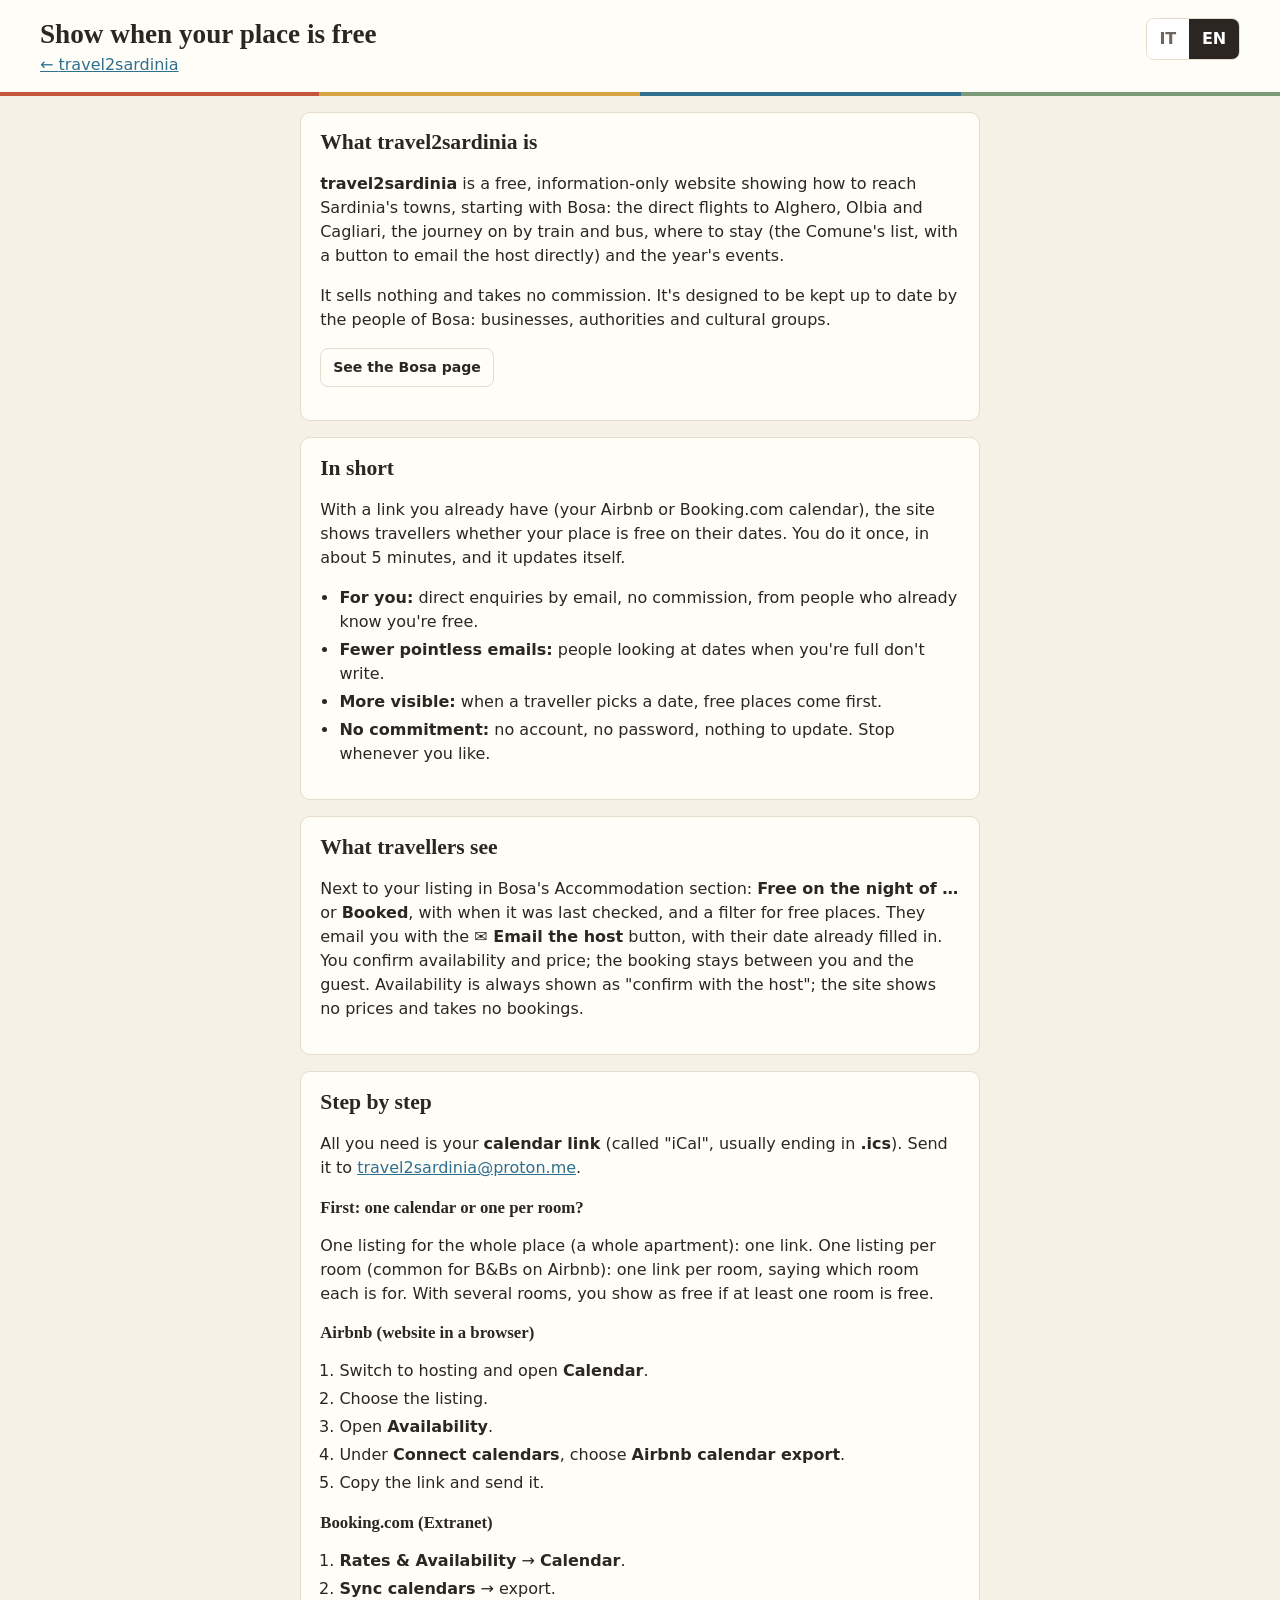
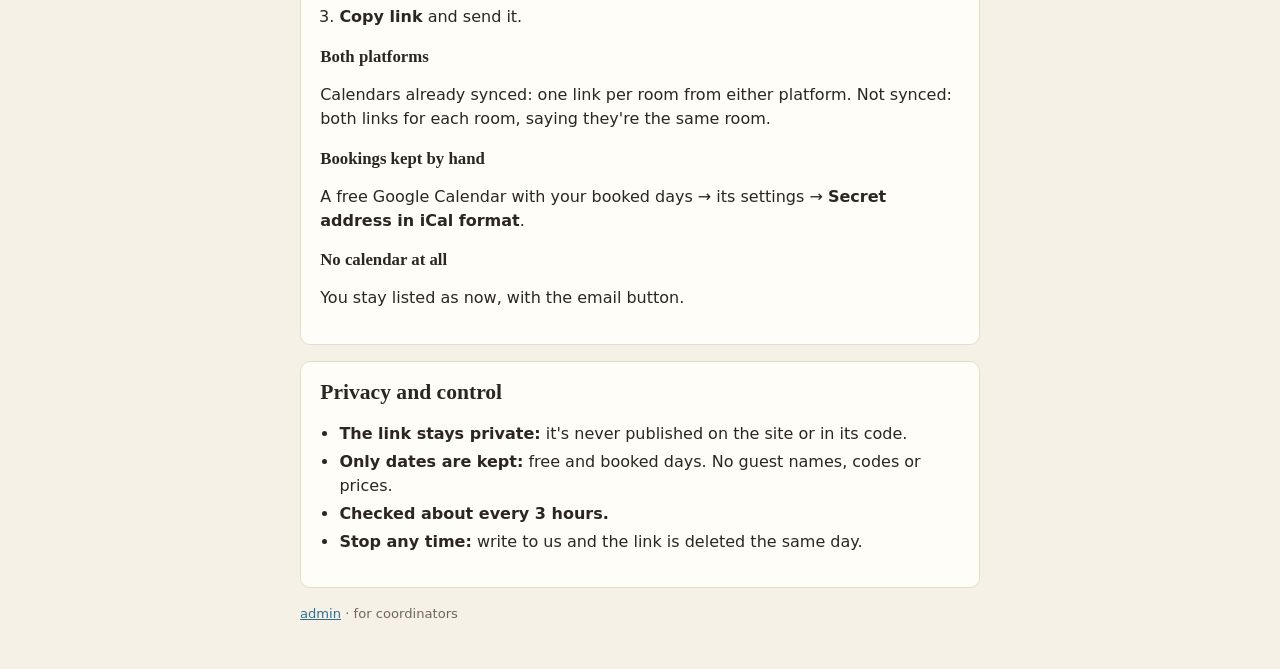
<file: guida/index.html>
<!doctype html>
<html lang="en">
<head>
  <meta charset="utf-8">
  <meta name="viewport" content="width=device-width, initial-scale=1">
  <title>Guida per gli host / Host guide · travel2sardinia</title>
  <meta property="og:type" content="website">
  <meta property="og:site_name" content="travel2sardegna · travel2sardinia">
  <meta property="og:title" content="Mostra la disponibilità della tua struttura · travel2sardegna">
  <meta property="og:description" content="Guida per gli host: con il link del calendario di Airbnb o Booking.com, i viaggiatori vedono se sei libero nelle loro date. 5 minuti, una volta sola.">
  <meta property="og:url" content="https://blankworker1.github.io/travel2sardinia/guida/">
  <meta property="og:image" content="https://blankworker1.github.io/travel2sardinia/og.jpg">
  <meta property="og:image:width" content="1200">
  <meta property="og:image:height" content="630">
  <meta property="og:image:alt" content="travel2sardegna: come arrivare a Bosa e in Sardegna">
  <meta property="og:locale" content="it_IT">
  <meta property="og:locale:alternate" content="en_GB">
  <meta name="twitter:card" content="summary_large_image">
  <link rel="icon" href="data:image/svg+xml,%3Csvg xmlns=%22http://www.w3.org/2000/svg%22 viewBox=%220 0 32 32%22%3E%3Ccircle cx=%2216%22 cy=%2216%22 r=%2214%22 fill=%22%23c4573a%22/%3E%3C/svg%3E">
  <link rel="stylesheet" href="../style.css">
</head>
<body>
  <header class="top">
    <div class="brand">
      <h1><span data-only="it">Mostra la disponibilità della tua struttura</span><span data-only="en">Show when your place is free</span></h1>
      <p class="tagline"><a id="back" href="../">← <span data-only="it">travel2sardegna</span><span data-only="en">travel2sardinia</span></a></p>
    </div>
    <div class="controls">
      <div class="lang" role="group" aria-label="Lingua / Language">
        <button type="button" data-lang="it">IT</button>
        <button type="button" data-lang="en">EN</button>
      </div>
    </div>
  </header>

  <main class="org-main guide">
    <!-- ITALIANO -->
    <section class="panel" data-only="it">
      <h2>Cos'è travel2sardegna</h2>
      <p><strong>travel2sardegna</strong> è un sito gratuito di sola informazione che mostra come arrivare nei paesi della Sardegna, a partire da Bosa: i voli diretti per Alghero, Olbia e Cagliari, il viaggio via terra con treni e autobus, dove dormire (le strutture dell'elenco del Comune, con il pulsante per scrivere direttamente all'host) e gli eventi dell'anno.</p>
      <p>Non vende niente e non prende commissioni: prezzi e prenotazioni restano sui siti delle compagnie e degli host. È pensato per essere tenuto aggiornato da chi vive a Bosa: attività, enti e associazioni.</p>
      <p><a class="btn ghost" href="../bosa/?lang=it">Vedi la pagina di Bosa</a></p>
    </section>
    <section class="panel" data-only="it">
      <h2>In breve</h2>
      <p>Con un link che hai già (il calendario di Airbnb o Booking.com), il sito mostra ai viaggiatori se la tua struttura è libera nelle loro date. Lo fai una volta sola, in circa 5 minuti, e poi si aggiorna da solo.</p>
      <ul>
        <li><strong>Per te:</strong> richieste dirette via email, senza commissioni, da persone che sanno già che sei libero.</li>
        <li><strong>Meno email inutili:</strong> chi cerca date in cui sei pieno non ti scrive.</li>
        <li><strong>Più visibilità:</strong> quando un viaggiatore sceglie una data, le strutture libere compaiono per prime.</li>
        <li><strong>Nessun impegno:</strong> niente account, niente password, niente da aggiornare. Puoi smettere quando vuoi.</li>
      </ul>
    </section>
    <section class="panel" data-only="it">
      <h2>Cosa vede il viaggiatore</h2>
      <ol>
        <li>Sceglie la città di partenza e la data.</li>
        <li>Nella sezione <strong>Alloggi</strong> di Bosa, accanto alla tua struttura compare <strong>Libero la notte del …</strong> oppure <strong>Occupato</strong>, con l'ora dell'ultimo controllo.</li>
        <li>Può filtrare per vedere solo le strutture libere.</li>
        <li>Ti scrive con il pulsante <strong>✉ Scrivi all'host</strong>: l'email arriva già compilata con la data del viaggio.</li>
        <li>Sei tu a confermare disponibilità e prezzo; la prenotazione resta tra te e l'ospite.</li>
      </ol>
      <p class="meta">La disponibilità è sempre indicata come da confermare con l'host. Il sito non mostra prezzi e non prende prenotazioni.</p>
    </section>
    <section class="panel" data-only="it">
      <h2>Passo per passo</h2>
      <p>Ti serve solo <strong>il link del calendario</strong> (si chiama "iCal" e di solito finisce con <strong>.ics</strong>). Poi lo mandi a <a href="mailto:travel2sardinia@proton.me">travel2sardinia@proton.me</a>.</p>
      <h3>Prima di iniziare: un calendario o uno per camera?</h3>
      <ul>
        <li><strong>Un solo annuncio per tutta la struttura</strong> (per esempio un appartamento intero): ti serve <strong>un solo link</strong>.</li>
        <li><strong>Un annuncio per ogni camera</strong> (comune nei B&amp;B su Airbnb): ti serve <strong>un link per ogni camera</strong>. Mandali tutti, indicando a quale camera si riferisce ciascuno.</li>
      </ul>
      <p>Con più camere, la struttura risulta <strong>libera</strong> se almeno una camera è libera quella notte. Non sai com'è organizzato il tuo annuncio? Mandaci il link della pagina pubblica e controlliamo insieme.</p>
      <h3>Se usi Airbnb</h3>
      <p>Dal sito Airbnb nel browser (dall'app potrebbe non essere disponibile):</p>
      <ol>
        <li>Passa alla modalità host e apri <strong>Calendario</strong>.</li>
        <li>Scegli l'annuncio (la camera o l'appartamento).</li>
        <li>Apri <strong>Disponibilità</strong> (nelle impostazioni del calendario).</li>
        <li>In <strong>Collega calendari</strong>, tocca <strong>Esporta il calendario di Airbnb</strong>.</li>
        <li>Copia il link e mandalo, indicando la camera o l'appartamento.</li>
      </ol>
      <h3>Se usi Booking.com</h3>
      <p>Dall'Extranet di Booking.com:</p>
      <ol>
        <li>Apri <strong>Tariffe e disponibilità</strong>, poi <strong>Calendario</strong>.</li>
        <li>Scegli <strong>Sincronizza calendari</strong>.</li>
        <li>Se ti chiede una connessione, dai un nome (per esempio "travel2sardegna") e scegli <strong>Esporta calendario</strong>.</li>
        <li>Tocca <strong>Copia link</strong> e mandalo.</li>
      </ol>
      <p>Non trovi "Sincronizza calendari"? Non è disponibile per tutti i tipi di struttura: scrivici, c'è comunque una soluzione.</p>
      <h3>Se usi sia Airbnb sia Booking.com</h3>
      <p>Se i calendari sono già sincronizzati tra loro, basta un link per camera da una sola piattaforma. Se non lo sono, manda entrambi i link per ogni camera, indicando che si tratta della stessa camera: risulterà occupata se è occupata su almeno una delle due.</p>
      <h3>Se gestisci le prenotazioni a mano</h3>
      <ol>
        <li>Crea un <strong>Google Calendar</strong> gratuito solo per le prenotazioni e segna i giorni occupati.</li>
        <li>Nelle impostazioni di quel calendario, copia l'<strong>Indirizzo segreto in formato iCal</strong>.</li>
        <li>Mandalo. Da quel momento basta tenere aggiornato il tuo Google Calendar.</li>
      </ol>
      <h3>Se non vuoi usare nessun calendario</h3>
      <p>Nessun problema: resti nell'elenco come adesso, con il pulsante email.</p>
    </section>
    <section class="panel" data-only="it">
      <h2>Privacy e controllo</h2>
      <ul>
        <li><strong>Il link resta privato.</strong> Non viene pubblicato sul sito né nel suo codice: è conservato come dato riservato.</li>
        <li><strong>Il sito legge solo le date.</strong> Si salvano solo i giorni liberi e occupati: nessun nome di ospite, nessun codice, nessun prezzo.</li>
        <li><strong>Aggiornamento automatico</strong> circa ogni 3 ore.</li>
        <li><strong>Puoi smettere quando vuoi:</strong> scrivici e il link viene cancellato il giorno stesso.</li>
      </ul>
    </section>
    <section class="panel" data-only="it">
      <h2>Domande frequenti</h2>
      <p><strong>Costa qualcosa?</strong> No: niente commissioni, niente abbonamento.</p>
      <p><strong>Il sito prende prenotazioni al posto mio?</strong> No. Il viaggiatore ti scrive direttamente e decidi tu.</p>
      <p><strong>E se il sito dice "libero" ma ho appena ricevuto una prenotazione?</strong> Il controllo si aggiorna entro qualche ora, e il sito avvisa sempre che la disponibilità va confermata con te.</p>
      <p><strong>D'inverno chiudo.</strong> Blocca quei mesi nel tuo calendario: il sito mostrerà la struttura come non disponibile.</p>
      <p><strong>Devo cambiare qualcosa su Airbnb o Booking.com?</strong> No. Copi solo un link che esiste già.</p>
    </section>

    <!-- ENGLISH -->
    <section class="panel" data-only="en">
      <h2>What travel2sardinia is</h2>
      <p><strong>travel2sardinia</strong> is a free, information-only website showing how to reach Sardinia's towns, starting with Bosa: the direct flights to Alghero, Olbia and Cagliari, the journey on by train and bus, where to stay (the Comune's list, with a button to email the host directly) and the year's events.</p>
      <p>It sells nothing and takes no commission. It's designed to be kept up to date by the people of Bosa: businesses, authorities and cultural groups.</p>
      <p><a class="btn ghost" href="../bosa/?lang=en">See the Bosa page</a></p>
    </section>
    <section class="panel" data-only="en">
      <h2>In short</h2>
      <p>With a link you already have (your Airbnb or Booking.com calendar), the site shows travellers whether your place is free on their dates. You do it once, in about 5 minutes, and it updates itself.</p>
      <ul>
        <li><strong>For you:</strong> direct enquiries by email, no commission, from people who already know you're free.</li>
        <li><strong>Fewer pointless emails:</strong> people looking at dates when you're full don't write.</li>
        <li><strong>More visible:</strong> when a traveller picks a date, free places come first.</li>
        <li><strong>No commitment:</strong> no account, no password, nothing to update. Stop whenever you like.</li>
      </ul>
    </section>
    <section class="panel" data-only="en">
      <h2>What travellers see</h2>
      <p>Next to your listing in Bosa's Accommodation section: <strong>Free on the night of …</strong> or <strong>Booked</strong>, with when it was last checked, and a filter for free places. They email you with the <strong>✉ Email the host</strong> button, with their date already filled in. You confirm availability and price; the booking stays between you and the guest. Availability is always shown as "confirm with the host"; the site shows no prices and takes no bookings.</p>
    </section>
    <section class="panel" data-only="en">
      <h2>Step by step</h2>
      <p>All you need is your <strong>calendar link</strong> (called "iCal", usually ending in <strong>.ics</strong>). Send it to <a href="mailto:travel2sardinia@proton.me">travel2sardinia@proton.me</a>.</p>
      <h3>First: one calendar or one per room?</h3>
      <p>One listing for the whole place (a whole apartment): one link. One listing per room (common for B&amp;Bs on Airbnb): one link per room, saying which room each is for. With several rooms, you show as free if at least one room is free.</p>
      <h3>Airbnb (website in a browser)</h3>
      <ol>
        <li>Switch to hosting and open <strong>Calendar</strong>.</li>
        <li>Choose the listing.</li>
        <li>Open <strong>Availability</strong>.</li>
        <li>Under <strong>Connect calendars</strong>, choose <strong>Airbnb calendar export</strong>.</li>
        <li>Copy the link and send it.</li>
      </ol>
      <h3>Booking.com (Extranet)</h3>
      <ol>
        <li><strong>Rates &amp; Availability</strong> → <strong>Calendar</strong>.</li>
        <li><strong>Sync calendars</strong> → export.</li>
        <li><strong>Copy link</strong> and send it.</li>
      </ol>
      <h3>Both platforms</h3>
      <p>Calendars already synced: one link per room from either platform. Not synced: both links for each room, saying they're the same room.</p>
      <h3>Bookings kept by hand</h3>
      <p>A free Google Calendar with your booked days → its settings → <strong>Secret address in iCal format</strong>.</p>
      <h3>No calendar at all</h3>
      <p>You stay listed as now, with the email button.</p>
    </section>
    <section class="panel" data-only="en">
      <h2>Privacy and control</h2>
      <ul>
        <li><strong>The link stays private:</strong> it's never published on the site or in its code.</li>
        <li><strong>Only dates are kept:</strong> free and booked days. No guest names, codes or prices.</li>
        <li><strong>Checked about every 3 hours.</strong></li>
        <li><strong>Stop any time:</strong> write to us and the link is deleted the same day.</li>
      </ul>
    </section>

    <p class="small"><a href="../admin/">admin</a> · <span data-only="it">per i coordinatori</span><span data-only="en">for coordinators</span></p>
  </main>

  <script>
    (function () {
      var store = {
        get: function (k) { try { return localStorage.getItem(k); } catch (e) { return null; } },
        set: function (k, v) { try { localStorage.setItem(k, v); } catch (e) {} }
      };
      var params = new URLSearchParams(location.search);
      var host = location.hostname;
      var lang = params.get("lang") || store.get("t2s-lang") || (/sardegna/i.test(host) ? "it" : /sardinia/i.test(host) ? "en" : ((navigator.language || "en").slice(0, 2) === "it" ? "it" : "en"));
      var dests = [];
      function esc(s) { return String(s == null ? "" : s).replace(/[&<>"']/g, function (c) { return { "&": "&amp;", "<": "&lt;", ">": "&gt;", '"': "&quot;", "'": "&#39;" }[c]; }); }
      function tx(o) { return o && typeof o === "object" ? (o[lang] || o.en || o.it || "") : (o || ""); }
      function towns() {
        document.getElementById("towns").innerHTML = dests.filter(function (d) { return d.published !== false; }).map(function (d) {
          return '<li class="card"><div class="card-main"><strong>' + esc(tx(d.name)) + '</strong> <span class="meta">' + esc(d.province || "") + '</span></div>' +
            '<div class="actions"><a class="btn ghost" href="../' + esc(d.id) + '/?lang=' + lang + '">' + (lang === "it" ? "Pagina del paese" : "Town page") + '</a>' +
            '<a class="btn ghost" href="../' + esc(d.id) + '/organisations/?lang=' + lang + '">' + (lang === "it" ? "Organizzazioni locali" : "Local organisations") + '</a></div></li>';
        }).join("");
      }
      function apply(l) {
        lang = l === "it" ? "it" : "en";
        document.documentElement.lang = lang;
        document.querySelectorAll("[data-only]").forEach(function (el) { el.classList.toggle("show", el.dataset.only === lang); });
        document.querySelectorAll("[data-lang]").forEach(function (b) { b.setAttribute("aria-pressed", String(b.dataset.lang === lang)); });
        document.getElementById("back").href = "../?lang=" + lang;
        store.set("t2s-lang", lang);
        var u = new URL(location.href); u.searchParams.set("lang", lang); history.replaceState(null, "", u);
      }
      document.querySelectorAll("[data-lang]").forEach(function (b) { b.addEventListener("click", function () { apply(b.dataset.lang); }); });
      apply(lang);

    })();
  </script>
</body>
</html>
</file>
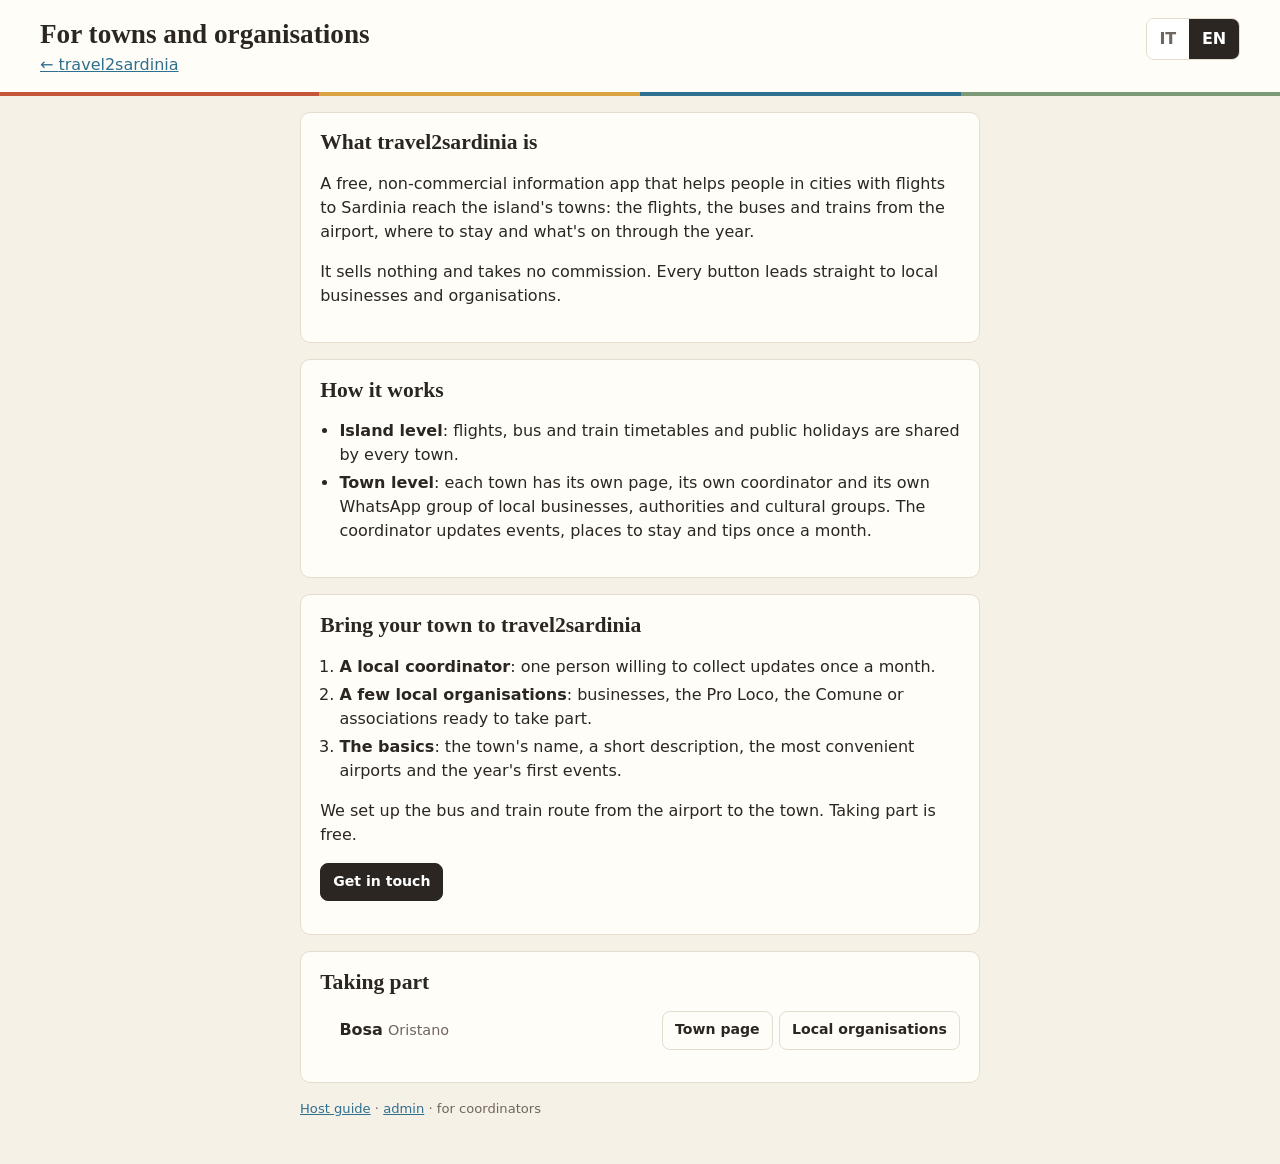
<file: organisations/index.html>
<!doctype html>
<html lang="en">
<head>
  <meta charset="utf-8">
  <meta name="viewport" content="width=device-width, initial-scale=1">
  <title>Per i paesi e le organizzazioni / For towns and organisations · travel2sardinia</title>
  <meta property="og:type" content="website">
  <meta property="og:site_name" content="travel2sardegna · travel2sardinia">
  <meta property="og:title" content="Per i paesi e le organizzazioni · travel2sardegna">
  <meta property="og:description" content="Come un paese della Sardegna può partecipare a travel2sardegna: un coordinatore locale, un gruppo WhatsApp, aggiornamenti mensili.">
  <meta property="og:url" content="https://blankworker1.github.io/travel2sardinia/organisations/">
  <meta property="og:image" content="https://blankworker1.github.io/travel2sardinia/og.jpg">
  <meta property="og:image:width" content="1200">
  <meta property="og:image:height" content="630">
  <meta property="og:image:alt" content="travel2sardegna: come arrivare a Bosa e in Sardegna">
  <meta property="og:locale" content="it_IT">
  <meta property="og:locale:alternate" content="en_GB">
  <meta name="twitter:card" content="summary_large_image">
  <link rel="icon" href="data:image/svg+xml,%3Csvg xmlns=%22http://www.w3.org/2000/svg%22 viewBox=%220 0 32 32%22%3E%3Ccircle cx=%2216%22 cy=%2216%22 r=%2214%22 fill=%22%23c4573a%22/%3E%3C/svg%3E">
  <link rel="stylesheet" href="../style.css">
</head>
<body>
  <header class="top">
    <div class="brand">
      <h1><span data-only="it">Per i paesi e le organizzazioni</span><span data-only="en">For towns and organisations</span></h1>
      <p class="tagline"><a id="back" href="../">← <span data-only="it">travel2sardegna</span><span data-only="en">travel2sardinia</span></a></p>
    </div>
    <div class="controls">
      <div class="lang" role="group" aria-label="Lingua / Language">
        <button type="button" data-lang="it">IT</button>
        <button type="button" data-lang="en">EN</button>
      </div>
    </div>
  </header>

  <main class="org-main">
    <!-- ITALIANO -->
    <section class="panel" data-only="it">
      <h2>Che cos'è travel2sardegna</h2>
      <p>Un'app informativa gratuita e non commerciale che aiuta chi vive nelle città con voli per la Sardegna a raggiungere i paesi dell'isola: i voli, gli autobus e i treni dall'aeroporto, dove dormire e cosa succede durante l'anno.</p>
      <p>Non vende nulla e non prende commissioni. Ogni pulsante porta direttamente alle attività e alle organizzazioni locali.</p>
    </section>
    <section class="panel" data-only="it">
      <h2>Come funziona</h2>
      <ul>
        <li><strong>A livello di isola</strong>: voli, orari di autobus e treni e festività sono gestiti in comune per tutti i paesi.</li>
        <li><strong>A livello di paese</strong>: ogni paese ha la sua pagina, il suo coordinatore e il suo gruppo WhatsApp con attività, enti e associazioni locali. Il coordinatore aggiorna eventi, strutture e consigli una volta al mese.</li>
      </ul>
    </section>
    <section class="panel" data-only="it">
      <h2>Portare il tuo paese su travel2sardegna</h2>
      <ol>
        <li><strong>Un coordinatore locale</strong>: una persona disposta a raccogliere gli aggiornamenti una volta al mese.</li>
        <li><strong>Alcune organizzazioni locali</strong>: attività, Pro Loco, Comune o associazioni pronte a partecipare.</li>
        <li><strong>Le informazioni di base</strong>: nome del paese, una breve descrizione, gli aeroporti più comodi e i primi eventi dell'anno.</li>
      </ol>
      <p>Il percorso con autobus e treni dall'aeroporto al paese viene configurato da noi. Partecipare è gratuito.</p>
      <p><a class="btn join" href="#" hidden>Contattaci</a></p>
      <p class="join-none empty" hidden>Il contatto sarà pubblicato a breve.</p>
    </section>

    <!-- ENGLISH -->
    <section class="panel" data-only="en">
      <h2>What travel2sardinia is</h2>
      <p>A free, non-commercial information app that helps people in cities with flights to Sardinia reach the island's towns: the flights, the buses and trains from the airport, where to stay and what's on through the year.</p>
      <p>It sells nothing and takes no commission. Every button leads straight to local businesses and organisations.</p>
    </section>
    <section class="panel" data-only="en">
      <h2>How it works</h2>
      <ul>
        <li><strong>Island level</strong>: flights, bus and train timetables and public holidays are shared by every town.</li>
        <li><strong>Town level</strong>: each town has its own page, its own coordinator and its own WhatsApp group of local businesses, authorities and cultural groups. The coordinator updates events, places to stay and tips once a month.</li>
      </ul>
    </section>
    <section class="panel" data-only="en">
      <h2>Bring your town to travel2sardinia</h2>
      <ol>
        <li><strong>A local coordinator</strong>: one person willing to collect updates once a month.</li>
        <li><strong>A few local organisations</strong>: businesses, the Pro Loco, the Comune or associations ready to take part.</li>
        <li><strong>The basics</strong>: the town's name, a short description, the most convenient airports and the year's first events.</li>
      </ol>
      <p>We set up the bus and train route from the airport to the town. Taking part is free.</p>
      <p><a class="btn join" href="#" hidden>Get in touch</a></p>
      <p class="join-none empty" hidden>The contact will be published soon.</p>
    </section>

    <section class="panel">
      <h2><span data-only="it">Paesi che partecipano</span><span data-only="en">Taking part</span></h2>
      <ul id="towns" class="cards"></ul>
    </section>

    <p class="small"><a href="../guida/"><span data-only="it">Guida per gli host</span><span data-only="en">Host guide</span></a> · <a href="../admin/">admin</a> · <span data-only="it">per i coordinatori</span><span data-only="en">for coordinators</span></p>
  </main>

  <script>
    (function () {
      var store = {
        get: function (k) { try { return localStorage.getItem(k); } catch (e) { return null; } },
        set: function (k, v) { try { localStorage.setItem(k, v); } catch (e) {} }
      };
      var params = new URLSearchParams(location.search);
      var host = location.hostname;
      var lang = params.get("lang") || store.get("t2s-lang") || (/sardegna/i.test(host) ? "it" : /sardinia/i.test(host) ? "en" : ((navigator.language || "en").slice(0, 2) === "it" ? "it" : "en"));
      var dests = [];
      function esc(s) { return String(s == null ? "" : s).replace(/[&<>"']/g, function (c) { return { "&": "&amp;", "<": "&lt;", ">": "&gt;", '"': "&quot;", "'": "&#39;" }[c]; }); }
      function tx(o) { return o && typeof o === "object" ? (o[lang] || o.en || o.it || "") : (o || ""); }
      function towns() {
        document.getElementById("towns").innerHTML = dests.filter(function (d) { return d.published !== false; }).map(function (d) {
          return '<li class="card"><div class="card-main"><strong>' + esc(tx(d.name)) + '</strong> <span class="meta">' + esc(d.province || "") + '</span></div>' +
            '<div class="actions"><a class="btn ghost" href="../' + esc(d.id) + '/?lang=' + lang + '">' + (lang === "it" ? "Pagina del paese" : "Town page") + '</a>' +
            '<a class="btn ghost" href="../' + esc(d.id) + '/organisations/?lang=' + lang + '">' + (lang === "it" ? "Organizzazioni locali" : "Local organisations") + '</a></div></li>';
        }).join("");
      }
      function apply(l) {
        lang = l === "it" ? "it" : "en";
        document.documentElement.lang = lang;
        document.querySelectorAll("[data-only]").forEach(function (el) { el.classList.toggle("show", el.dataset.only === lang); });
        document.querySelectorAll("[data-lang]").forEach(function (b) { b.setAttribute("aria-pressed", String(b.dataset.lang === lang)); });
        document.getElementById("back").href = "../?lang=" + lang;
        store.set("t2s-lang", lang);
        var u = new URL(location.href); u.searchParams.set("lang", lang); history.replaceState(null, "", u);
        towns();
      }
      document.querySelectorAll("[data-lang]").forEach(function (b) { b.addEventListener("click", function () { apply(b.dataset.lang); }); });
      apply(lang);
      fetch("../data/destinations.json", { cache: "no-cache" }).then(function (r) { return r.json(); }).then(function (d) { dests = d.destinations || []; towns(); });
      fetch("../data/site.json", { cache: "no-cache" }).then(function (r) { return r.json(); }).then(function (site) {
        var url = (site.links || {}).network_contact_url;
        var ok = /^(https?:\/\/|mailto:)/.test(url || "");
        document.querySelectorAll("a.join").forEach(function (a) { a.hidden = !ok; if (ok) { a.href = url; a.target = "_blank"; a.rel = "noopener"; } });
        document.querySelectorAll(".join-none").forEach(function (p) { p.hidden = ok; });
      }).catch(function () { document.querySelectorAll(".join-none").forEach(function (p) { p.hidden = false; }); });
    })();
  </script>
</body>
</html>
</file>
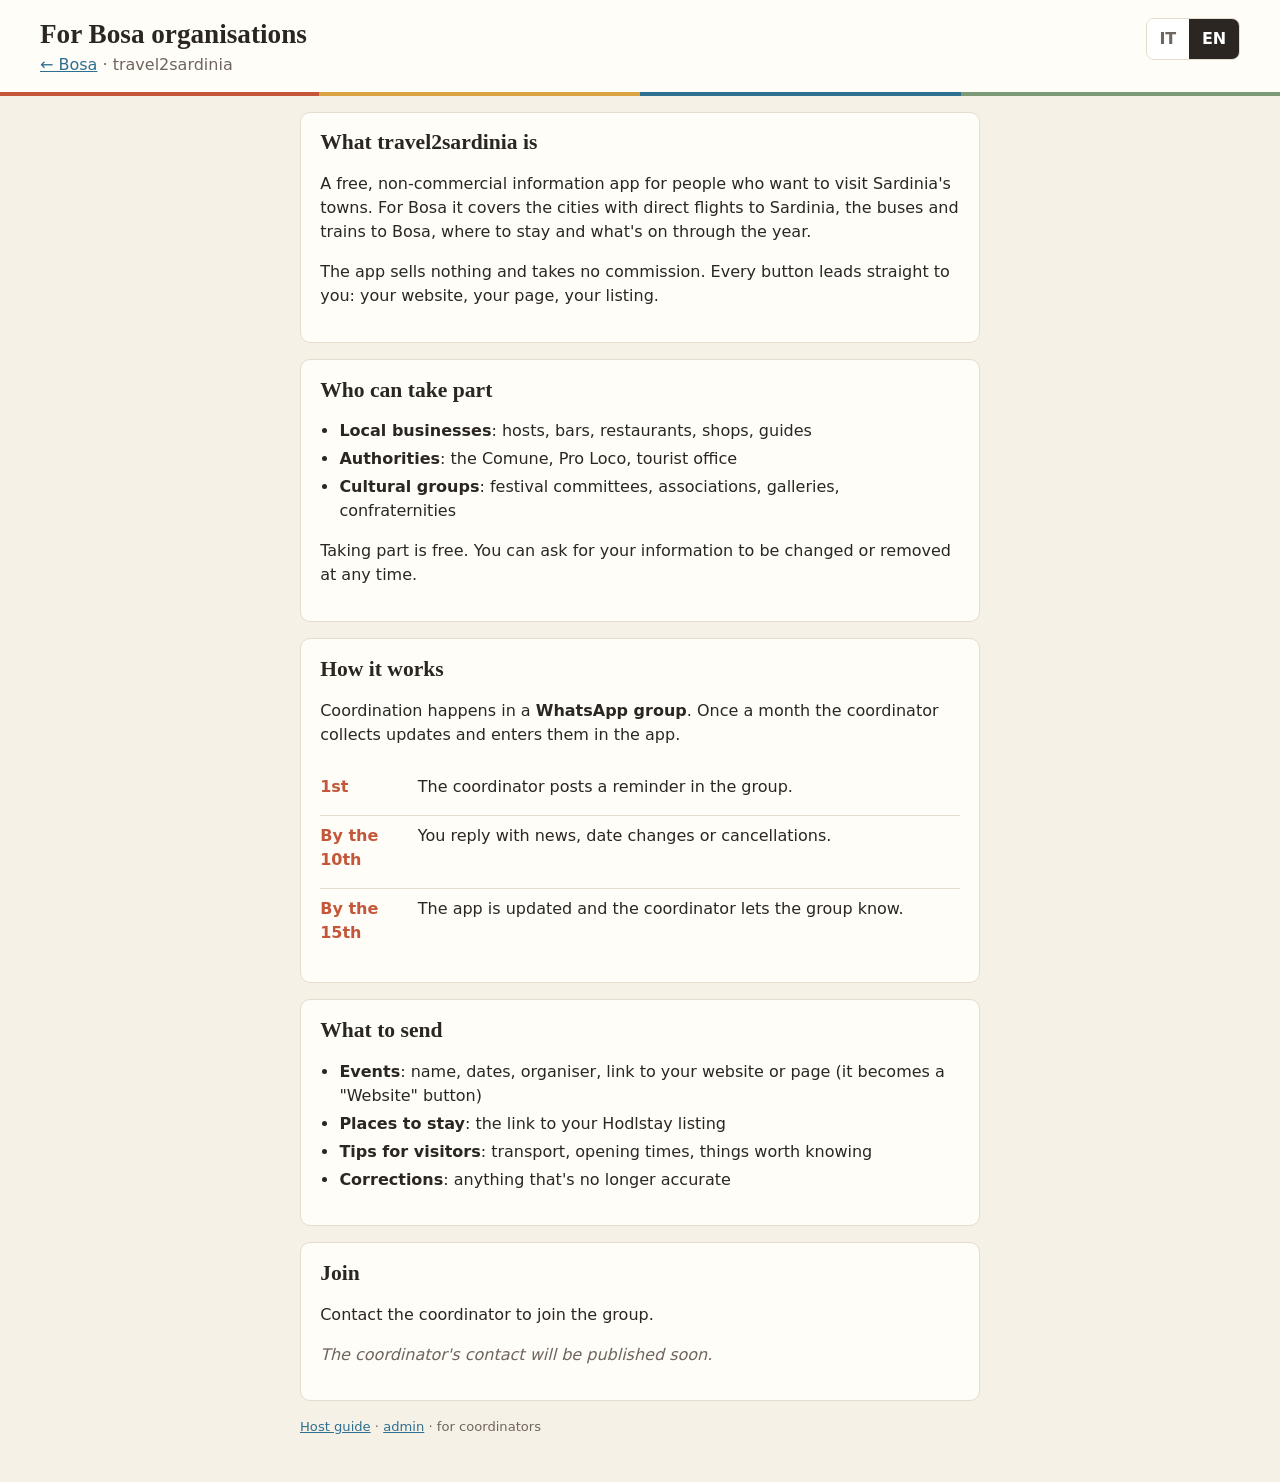
<file: bosa/organisations/index.html>
<!doctype html>
<html lang="it">
<head>
  <meta charset="utf-8">
  <meta name="viewport" content="width=device-width, initial-scale=1">
  <title>Bosa · Per le organizzazioni / For organisations · travel2sardinia</title>
  <link rel="icon" href="data:image/svg+xml,%3Csvg xmlns=%22http://www.w3.org/2000/svg%22 viewBox=%220 0 32 32%22%3E%3Ccircle cx=%2216%22 cy=%2216%22 r=%2214%22 fill=%22%23c4573a%22/%3E%3C/svg%3E">
  <link rel="stylesheet" href="../../style.css">
</head>
<!-- Generated by scripts/new_destination.py -->
<body data-dest="bosa">
  <header class="top">
    <div class="brand">
      <h1><span data-only="it">Per le organizzazioni di Bosa</span><span data-only="en">For Bosa organisations</span></h1>
      <p class="tagline"><a id="back" href="../">← Bosa</a> · travel2sardinia</p>
    </div>
    <div class="controls">
      <div class="lang" role="group" aria-label="Lingua / Language">
        <button type="button" data-lang="it">IT</button>
        <button type="button" data-lang="en">EN</button>
      </div>
    </div>
  </header>

  <main class="org-main">
    <!-- ITALIANO -->
    <section class="panel" data-only="it">
      <h2>Che cos'è travel2sardegna</h2>
      <p>Un'app informativa gratuita e non commerciale per chi vuole venire nei paesi della Sardegna. Per Bosa mostra: le città con voli diretti per la Sardegna, gli autobus e i treni fino a Bosa, dove dormire e cosa succede durante l'anno.</p>
      <p>L'app non vende nulla e non prende commissioni. Ogni pulsante porta direttamente a voi: il vostro sito, la vostra pagina, il vostro annuncio.</p>
    </section>
    <section class="panel" data-only="it">
      <h2>Chi può partecipare</h2>
      <ul>
        <li><strong>Attività locali</strong>: strutture ricettive, bar, ristoranti, negozi, guide</li>
        <li><strong>Enti</strong>: Comune, Pro Loco, ufficio turistico</li>
        <li><strong>Gruppi culturali</strong>: comitati delle feste, associazioni, gallerie, confraternite</li>
      </ul>
      <p>Partecipare è gratuito. Potete chiedere di modificare o togliere le vostre informazioni in qualsiasi momento.</p>
    </section>
    <section class="panel" data-only="it">
      <h2>Come funziona</h2>
      <p>Il coordinamento avviene in un <strong>gruppo WhatsApp</strong>. Una volta al mese il coordinatore raccoglie gli aggiornamenti e li inserisce nell'app.</p>
      <ol class="steps">
        <li><span class="day">Giorno 1</span><span>Il coordinatore pubblica il promemoria nel gruppo.</span></li>
        <li><span class="day">Entro il 10</span><span>Voi rispondete con novità, cambi di data o cancellazioni.</span></li>
        <li><span class="day">Entro il 15</span><span>L'app viene aggiornata e il coordinatore lo comunica nel gruppo.</span></li>
      </ol>
    </section>
    <section class="panel" data-only="it">
      <h2>Cosa inviare</h2>
      <ul>
        <li><strong>Eventi</strong>: nome, date, organizzazione, link al sito o alla pagina (diventa un pulsante "Sito web")</li>
        <li><strong>Strutture ricettive</strong>: il link al vostro annuncio su Hodlstay</li>
        <li><strong>Consigli per i visitatori</strong>: trasporti, orari, cose da sapere</li>
        <li><strong>Correzioni</strong>: qualsiasi informazione non più esatta</li>
      </ul>
    </section>
    <section class="panel" data-only="it">
      <h2>Unisciti</h2>
      <p class="join-text">Scrivete al coordinatore per entrare nel gruppo.</p>
      <p><a class="btn join" href="#" hidden>Contatta il coordinatore</a></p>
      <p class="join-none empty" hidden>Il contatto del coordinatore sarà pubblicato a breve.</p>
    </section>

    <!-- ENGLISH -->
    <section class="panel" data-only="en">
      <h2>What travel2sardinia is</h2>
      <p>A free, non-commercial information app for people who want to visit Sardinia's towns. For Bosa it covers the cities with direct flights to Sardinia, the buses and trains to Bosa, where to stay and what's on through the year.</p>
      <p>The app sells nothing and takes no commission. Every button leads straight to you: your website, your page, your listing.</p>
    </section>
    <section class="panel" data-only="en">
      <h2>Who can take part</h2>
      <ul>
        <li><strong>Local businesses</strong>: hosts, bars, restaurants, shops, guides</li>
        <li><strong>Authorities</strong>: the Comune, Pro Loco, tourist office</li>
        <li><strong>Cultural groups</strong>: festival committees, associations, galleries, confraternities</li>
      </ul>
      <p>Taking part is free. You can ask for your information to be changed or removed at any time.</p>
    </section>
    <section class="panel" data-only="en">
      <h2>How it works</h2>
      <p>Coordination happens in a <strong>WhatsApp group</strong>. Once a month the coordinator collects updates and enters them in the app.</p>
      <ol class="steps">
        <li><span class="day">1st</span><span>The coordinator posts a reminder in the group.</span></li>
        <li><span class="day">By the 10th</span><span>You reply with news, date changes or cancellations.</span></li>
        <li><span class="day">By the 15th</span><span>The app is updated and the coordinator lets the group know.</span></li>
      </ol>
    </section>
    <section class="panel" data-only="en">
      <h2>What to send</h2>
      <ul>
        <li><strong>Events</strong>: name, dates, organiser, link to your website or page (it becomes a "Website" button)</li>
        <li><strong>Places to stay</strong>: the link to your Hodlstay listing</li>
        <li><strong>Tips for visitors</strong>: transport, opening times, things worth knowing</li>
        <li><strong>Corrections</strong>: anything that's no longer accurate</li>
      </ul>
    </section>
    <section class="panel" data-only="en">
      <h2>Join</h2>
      <p class="join-text">Contact the coordinator to join the group.</p>
      <p><a class="btn join" href="#" hidden>Contact the coordinator</a></p>
      <p class="join-none empty" hidden>The coordinator's contact will be published soon.</p>
    </section>

    <p class="small"><a href="../../guida/"><span data-only="it">Guida per gli host</span><span data-only="en">Host guide</span></a> · <a href="../../admin/">admin</a> · <span data-only="it">per i coordinatori</span><span data-only="en">for coordinators</span></p>
  </main>

  <script>
    (function () {
      var store = {
        get: function (k) { try { return localStorage.getItem(k); } catch (e) { return null; } },
        set: function (k, v) { try { localStorage.setItem(k, v); } catch (e) {} }
      };
      var params = new URLSearchParams(location.search);
      var lang = params.get("lang") || store.get("t2s-lang") || (/sardegna/i.test(location.hostname) ? "it" : /sardinia/i.test(location.hostname) ? "en" : ((navigator.language || "en").slice(0, 2) === "it" ? "it" : "en"));
      function apply(l) {
        lang = l === "en" ? "en" : "it";
        document.documentElement.lang = lang;
        document.querySelectorAll("[data-only]").forEach(function (el) { el.classList.toggle("show", el.dataset.only === lang); });
        document.querySelectorAll("[data-lang]").forEach(function (b) { b.setAttribute("aria-pressed", String(b.dataset.lang === lang)); });
        document.getElementById("back").href = "../?lang=" + lang;
        store.set("t2s-lang", lang);
        var u = new URL(location.href); u.searchParams.set("lang", lang); history.replaceState(null, "", u);
      }
      document.querySelectorAll("[data-lang]").forEach(function (b) { b.addEventListener("click", function () { apply(b.dataset.lang); }); });
      apply(lang);
      fetch("../../data/destinations/" + document.body.dataset.dest + "/destination.json", { cache: "no-cache" }).then(function (r) { return r.json(); }).then(function (dest) {
        var url = (dest.links || {}).coordinator_contact_url;
        var ok = /^(https?:\/\/|mailto:)/.test(url || "");
        document.querySelectorAll("a.join").forEach(function (a) { a.hidden = !ok; if (ok) { a.href = url; a.target = "_blank"; a.rel = "noopener"; } });
        document.querySelectorAll(".join-none").forEach(function (p) { p.hidden = ok; });
      }).catch(function () {
        document.querySelectorAll(".join-none").forEach(function (p) { p.hidden = false; });
      });
    })();
  </script>
</body>
</html>
</file>
<file: style.css>
:root {
  --bg: #f6f1e7;
  --paper: #fffdf8;
  --ink: #2b2622;
  --muted: #6f655c;
  --line: #e4dccd;
  --terracotta: #c4573a;
  --ochre: #d9a441;
  --sea: #2f6f8f;
  --sage: #7d9a78;
  --radius: 10px;
}
* { box-sizing: border-box; }
html { -webkit-text-size-adjust: 100%; }
body {
  margin: 0; background: var(--bg); color: var(--ink);
  font: 16px/1.5 system-ui, -apple-system, "Segoe UI", Roboto, sans-serif;
}
h1, h2, h3 { font-family: Georgia, "Times New Roman", serif; font-weight: 600; line-height: 1.2; }
h1 { font-size: 1.7rem; margin: 0; }
h2 { font-size: 1.35rem; margin: 0 0 .25rem; }
h3 { font-size: 1.05rem; margin: 1.1rem 0 .5rem; }
a { color: var(--sea); }

.top {
  display: flex; flex-wrap: wrap; gap: 1rem; align-items: center; justify-content: space-between;
  padding: 1.1rem clamp(1rem, 4vw, 2.5rem) .9rem;
  background: var(--paper); border-bottom: 4px solid transparent;
  border-image: linear-gradient(90deg, var(--terracotta) 0 25%, var(--ochre) 25% 50%, var(--sea) 50% 75%, var(--sage) 75%) 1;
}
.tagline { margin: .2rem 0 0; color: var(--muted); }
.controls { display: flex; gap: .8rem; align-items: flex-end; flex-wrap: wrap; }
.field { display: flex; flex-direction: column; gap: .2rem; font-size: .85rem; color: var(--muted); }
input, select {
  font: inherit; color: var(--ink); background: #fff; border: 1px solid var(--line);
  border-radius: 8px; padding: .45rem .6rem; min-height: 2.5rem;
}
.lang { display: inline-flex; border: 1px solid var(--line); border-radius: 8px; overflow: hidden; }
.lang button {
  font: inherit; font-weight: 600; border: 0; background: #fff; color: var(--muted);
  padding: .45rem .8rem; min-height: 2.5rem; cursor: pointer;
}
.lang button[aria-pressed="true"] { background: var(--ink); color: #fff; }

.banner { background: var(--ochre); color: var(--ink); padding: .6rem clamp(1rem, 4vw, 2.5rem); font-weight: 600; }

.mapwrap { position: relative; }
#map { height: clamp(260px, 42vh, 460px); background: #dfe8ea; }
.mapbtns { position: absolute; right: .8rem; top: .8rem; z-index: 500; display: flex; gap: .4rem; }
.mapbtns button {
  font: inherit; font-size: .85rem; background: var(--paper); border: 1px solid var(--line);
  border-radius: 8px; padding: .35rem .7rem; cursor: pointer; box-shadow: 0 1px 3px rgba(0,0,0,.12);
}
.bosa-label { font-weight: 700; }

main {
  display: grid; gap: 1rem; padding: 1rem clamp(1rem, 4vw, 2.5rem) 2rem;
  grid-template-columns: repeat(auto-fit, minmax(min(100%, 420px), 1fr));
  max-width: 1300px; margin: 0 auto;
}
.panel { background: var(--paper); border: 1px solid var(--line); border-radius: var(--radius); padding: 1.1rem 1.2rem; }
/* One column for the steps of the trip; Accommodation and Events sit side by side when there's room. */
main > .panel { grid-column: 1 / -1; }
main > #stays-card, main > #events-card { grid-column: auto; }
#origin-card .mapwrap { margin: .6rem -1.2rem .8rem; }
#origin-card #map { border-top: 1px solid var(--line); border-bottom: 1px solid var(--line); }
#origin-card .controls { align-items: flex-end; }
.origin-field { flex: 1 1 18rem; }
.panel-head { display: flex; justify-content: space-between; align-items: center; gap: .8rem; flex-wrap: wrap; }
.intro { color: var(--muted); margin: .1rem 0 .8rem; }
.row { display: flex; gap: .8rem; flex-wrap: wrap; margin-bottom: .6rem; }

.cards, .events, .tips, .itins, .legs { list-style: none; padding: 0; margin: 0; }
.card {
  display: flex; flex-wrap: wrap; justify-content: space-between; gap: .6rem; align-items: center;
  padding: .7rem 0; border-top: 1px solid var(--line);
}
.card:first-child { border-top: 0; }
.card p { margin: .3rem 0 0; }
.meta { color: var(--muted); font-size: .9rem; }
.code { color: var(--muted); font-size: .85rem; font-variant-numeric: tabular-nums; letter-spacing: .02em; }
.count { color: var(--muted); font-family: system-ui, sans-serif; font-size: .8rem; font-weight: 400; }
.actions { display: flex; gap: .4rem; flex-wrap: wrap; }
.btn {
  display: inline-block; font: inherit; font-size: .88rem; font-weight: 600; text-decoration: none;
  background: var(--ink); color: #fff; border: 1px solid var(--ink); border-radius: 8px;
  padding: .45rem .75rem; cursor: pointer; min-height: 2.4rem;
}
.btn.ghost { background: transparent; color: var(--ink); border-color: var(--line); }
.btn:hover { filter: brightness(1.1); }
.link-btn { background: none; border: 0; padding: .4rem 0; font: inherit; color: var(--sea); text-decoration: underline; cursor: pointer; }
.badge {
  display: inline-block; font-size: .72rem; font-weight: 700; text-transform: uppercase; letter-spacing: .04em;
  background: var(--terracotta); color: #fff; border-radius: 999px; padding: .08rem .5rem; vertical-align: middle;
}
.badge.soft { background: #efe6d4; color: var(--muted); }
.badge.hol { background: var(--sea); }
.notice { background: #f8edd2; border-left: 4px solid var(--ochre); padding: .5rem .7rem; border-radius: 6px; margin: .4rem 0 .8rem; }
.empty { color: var(--muted); font-style: italic; }
.small { color: var(--muted); font-size: .82rem; margin-top: .8rem; }

.itin { border: 1px solid var(--line); border-radius: 8px; padding: .7rem .8rem; margin: .5rem 0; }
.itin-head { margin-bottom: .3rem; }
.legs li { padding: .15rem 0; font-variant-numeric: tabular-nums; }
.legs .mode { display: inline-block; width: 1.4rem; }
.itin .actions { margin-top: .5rem; }

.event { padding: .55rem 0; border-top: 1px solid var(--line); }
.event:first-child { border-top: 0; }
.event .when { font-variant-numeric: tabular-nums; color: var(--muted); font-size: .9rem; margin-right: .3rem; }
.tips li { padding: .5rem 0; border-top: 1px solid var(--line); }
.tips li:first-child { border-top: 0; }
.tips p { margin: .2rem 0 0; }

footer { text-align: center; color: var(--muted); font-size: .85rem; padding: 1rem 1rem 2rem; }
footer p { margin: .25rem 0; }
.admin-link { color: var(--muted); }
:focus-visible { outline: 3px solid var(--sea); outline-offset: 2px; }

/* --- city-first controls --- */
.date-wrap { display: inline-flex; align-items: center; gap: .3rem; }
.clear { font: inherit; font-size: 1.2rem; line-height: 1; border: 1px solid var(--line); background: #fff; border-radius: 8px; width: 2.5rem; height: 2.5rem; cursor: pointer; color: var(--muted); }
#origin { min-width: 14rem; }
.sched { margin-top: .15rem; }
.status { margin-top: .3rem; }
.badge.ok { background: var(--sage); }

/* --- year at a glance --- */
#year-title { margin-top: 1.4rem; font-size: 1.15rem; }
.months { display: grid; gap: .6rem; grid-template-columns: repeat(auto-fill, minmax(min(100%, 220px), 1fr)); }
.month { border: 1px solid var(--line); border-radius: 8px; padding: .55rem .7rem; background: #fff; }
.month.current { border-color: var(--terracotta); box-shadow: inset 0 0 0 1px var(--terracotta); }
.month h4 { margin: 0 0 .3rem; font-family: Georgia, serif; font-size: 1rem; text-transform: capitalize; display: flex; justify-content: space-between; align-items: center; }
.month .event { padding: .35rem 0; font-size: .92rem; }
.month .empty { margin: 0; }
.fly { font-family: system-ui, sans-serif; font-size: .72rem; font-weight: 700; border-radius: 999px; padding: .05rem .45rem; }
.fly.yes { background: var(--sea); color: #fff; }
.fly.no { background: #efe6d4; color: var(--muted); }
button.when { font: inherit; font-size: .88rem; background: none; border: 0; padding: 0; color: var(--sea); text-decoration: underline dotted; cursor: pointer; font-variant-numeric: tabular-nums; }
.small-btn { font-size: .8rem; padding: .25rem .55rem; min-height: 0; margin-top: .3rem; }
footer .orgs { font-size: .95rem; color: var(--ink); margin-bottom: .6rem; }

/* --- organisations page --- */
.org-main { display: block; max-width: 760px; }
.org-main .panel { margin-bottom: 1rem; }
.org-main ol, .org-main ul { padding-left: 1.2rem; }
.org-main li { margin: .25rem 0; }
.steps { list-style: none; padding: 0 !important; display: grid; gap: .5rem; }
.steps li { display: grid; grid-template-columns: 5.5rem 1fr; gap: .6rem; border-top: 1px solid var(--line); padding-top: .5rem; }
.steps li:first-child { border-top: 0; }
.steps .day { font-weight: 700; color: var(--terracotta); }
[data-only]:not(.show) { display: none !important; }

[hidden] { display: none !important; }

/* --- island / destination --- */
.crumb { margin: 0 0 .2rem; font-size: .88rem; color: var(--muted); }
.crumb a { color: var(--sea); }
.step { display: inline-grid; place-items: center; width: 1.6rem; height: 1.6rem; border-radius: 50%; background: var(--ink); color: #fff; font: 700 .85rem system-ui, sans-serif; vertical-align: .15em; margin-right: .2rem; }
.dest-label, .bosa-label { font-weight: 700; }
.dest-name { font-family: Georgia, serif; font-size: 1.15rem; }
.ap { display: inline-block; font-size: .75rem; font-weight: 700; border-radius: 6px; padding: .05rem .4rem; background: var(--ochre); color: var(--ink); }
.ap.off { background: #efe6d4; color: var(--muted); text-decoration: line-through; }

/* --- feedback --- */
.feedback-btn {
  position: fixed; right: 1rem; bottom: 1rem; z-index: 1000;
  font: 600 .88rem system-ui, sans-serif; color: #fff; background: var(--terracotta);
  border: 0; border-radius: 999px; padding: .6rem 1rem; box-shadow: 0 2px 8px rgba(0,0,0,.2); cursor: pointer;
}
#feedback { border: 1px solid var(--line); border-radius: var(--radius); padding: 1.2rem; max-width: min(92vw, 480px); width: 100%; background: var(--paper); color: var(--ink); }
#feedback::backdrop { background: rgba(43,38,34,.45); }
#feedback form { display: grid; gap: .7rem; }
#feedback h2 { margin: 0; }
#feedback textarea { font: inherit; border: 1px solid var(--line); border-radius: 8px; padding: .5rem .6rem; resize: vertical; }
footer { padding-bottom: 4.5rem; }

/* --- origin search (combobox) --- */
.origin-field { position: relative; }
.origin-field > label { font-size: .85rem; color: var(--muted); }
.combo { position: relative; display: flex; align-items: center; gap: .3rem; }
#origin-input { min-width: 16rem; width: 100%; }
.combo-list {
  position: absolute; top: calc(100% + 4px); left: 0; z-index: 1100; width: max(100%, 20rem); max-height: 60vh; overflow-y: auto;
  background: #fff; border: 1px solid var(--line); border-radius: 8px; box-shadow: 0 6px 20px rgba(0,0,0,.12); padding: .3rem 0;
}
.combo-group { font-size: .75rem; font-weight: 700; text-transform: uppercase; letter-spacing: .05em; color: var(--muted); padding: .5rem .8rem .2rem; }
.combo-opt { padding: .55rem .8rem; cursor: pointer; }
.combo-opt:hover, .combo-opt[aria-selected="true"] { background: #f3ece0; }
.combo-msg { padding: .5rem .8rem .2rem; }
.combo-msg.small { font-size: .85rem; color: var(--muted); }
.chips { display: flex; flex-wrap: wrap; gap: .3rem; padding: .3rem .8rem .5rem; }
.chip { font: inherit; font-size: .85rem; background: #f3ece0; border: 1px solid var(--line); border-radius: 999px; padding: .25rem .65rem; cursor: pointer; }
.chip:hover { background: #ead9bf; }
.map-hint { background: var(--paper); border: 1px solid var(--line); border-radius: 8px; padding: .3rem .6rem; font-size: .85rem; color: var(--ink); box-shadow: 0 1px 3px rgba(0,0,0,.12); }
@media (max-width: 640px) {
  .controls { width: 100%; }
  .origin-field { flex: 1 1 100%; }
  #origin-input { min-width: 0; font-size: 16px; }  /* 16px stops iOS zooming on focus */
  .combo-list { width: 100%; max-height: 55vh; }
}

/* --- airport colours on the map --- */
.mapbtns { top: auto; bottom: 2.2rem; }
.map-legend { background: var(--paper); border: 1px solid var(--line); border-radius: 8px; padding: .4rem .6rem; font-size: .8rem; display: flex; flex-direction: column; gap: .2rem; box-shadow: 0 1px 3px rgba(0,0,0,.12); }
.map-legend .lg { display: flex; align-items: center; gap: .4rem; white-space: nowrap; }
.map-legend i, .ap-dot { display: inline-block; width: .8rem; height: .8rem; border-radius: 50%; border: 1.5px solid #fff; box-shadow: 0 0 0 1px rgba(0,0,0,.25); }
.ap-dot { margin-right: .4rem; vertical-align: -.05em; }
.ap-label { font-weight: 600; font-size: .8rem; }
@media (max-width: 640px) { .map-legend { font-size: .72rem; padding: .3rem .45rem; } }

/* --- pulsing destination dot --- */
.dest-pulse { transform-box: fill-box; transform-origin: center; }
@media (prefers-reduced-motion: no-preference) {
  .dest-pulse { animation: dest-pulse 2.2s ease-out infinite; }
}
@keyframes dest-pulse {
  0%   { transform: scale(1);   opacity: .6; }
  80%  { transform: scale(3.2); opacity: 0; }
  100% { transform: scale(3.2); opacity: 0; }
}

/* --- your journey --- */
.journey { grid-column: 1 / -1; }
.jdest { font-size: 1.15rem; margin: .4rem 0 .2rem; }
.jopt { position: relative; border: 1px solid var(--line); border-left: 5px solid var(--ap); border-radius: 0 8px 8px 0; padding: .7rem .9rem; margin: .6rem 0; background: #fff; }
.jbest { position: absolute; top: -.6rem; right: .8rem; }
.jsteps { list-style: none; margin: 0; padding: 0; display: grid; gap: .55rem; }
.jsteps li { display: grid; grid-template-columns: 1.8rem 1fr; gap: .4rem; align-items: start; }
.jsteps .jleg + .jleg, .jsteps li:first-child + .jleg { position: relative; }
.jsum .meta { font-weight: 600; color: var(--ink); }
.jicon { font-size: 1.1rem; line-height: 1.4; text-align: center; }
.jw { margin-top: .35rem; padding: .35rem .55rem; border-radius: 6px; font-size: .9rem; }
.jw.ok { background: #e8f1e6; }
.jw.warn { background: #f8e3d6; font-weight: 600; }
.jw.info { background: #f3ece0; }

.evhead { margin: .2rem 0 .4rem; font: 600 .95rem system-ui, sans-serif; color: var(--muted, #6b625b); }

/* header: title on the left, language toggle stays top right */
.top { flex-wrap: nowrap; align-items: flex-start; }
.top .brand { flex: 1 1 auto; min-width: 0; }
.top .lang { flex: none; }

/* stays: town map, type filter, list */
.town-map { height: 340px; margin: .6rem -1.2rem .8rem; border-top: 1px solid var(--line); border-bottom: 1px solid var(--line); }
@media (min-width: 900px) { .town-map { height: 420px; } }
.chips { display: flex; flex-wrap: wrap; gap: .4rem; margin: .4rem 0; }
.chips .chip { display: inline-flex; align-items: center; gap: .35rem; }
.chips .chip b { font-weight: 600; opacity: .7; }
.chips .chip.on { background: var(--ink, #2a2522); color: #fff; border-color: var(--ink, #2a2522); }
.chips.static .chip { cursor: default; }
.tdot { display: inline-block; width: .7rem; height: .7rem; border-radius: 50%; margin-right: .35rem; vertical-align: baseline; border: 1px solid rgba(0,0,0,.15); }
.cards.stays .card { scroll-margin: 6rem; transition: background .4s; }
.cards.stays .card.flash { background: #fff4d6; }
.link-btn.small { font-size: .85rem; padding: 0; margin-top: .3rem; }
.more-stays { display: flex; flex-wrap: wrap; gap: .4rem; align-items: center; margin-top: 1rem; }

/* availability from hosts' calendars */
.avail { margin-top: .35rem; font-weight: 600; }
.avail.free { color: #1f7a3a; }
.avail.booked { color: #9a3b2a; }
.avail .meta { font-weight: 400; }
.cards.stays .card.is-booked { opacity: .6; }
.chips .chip.free { border-color: #1f7a3a; color: #1f7a3a; }
.chips .chip.free.on { background: #1f7a3a; color: #fff; }
.avail-hint { margin-top: .3rem; font-style: italic; }

/* taxis */
.fares { margin: .2rem 0 .4rem; padding-left: 1.1rem; }
.fares li { margin: .15rem 0; }
</file>
